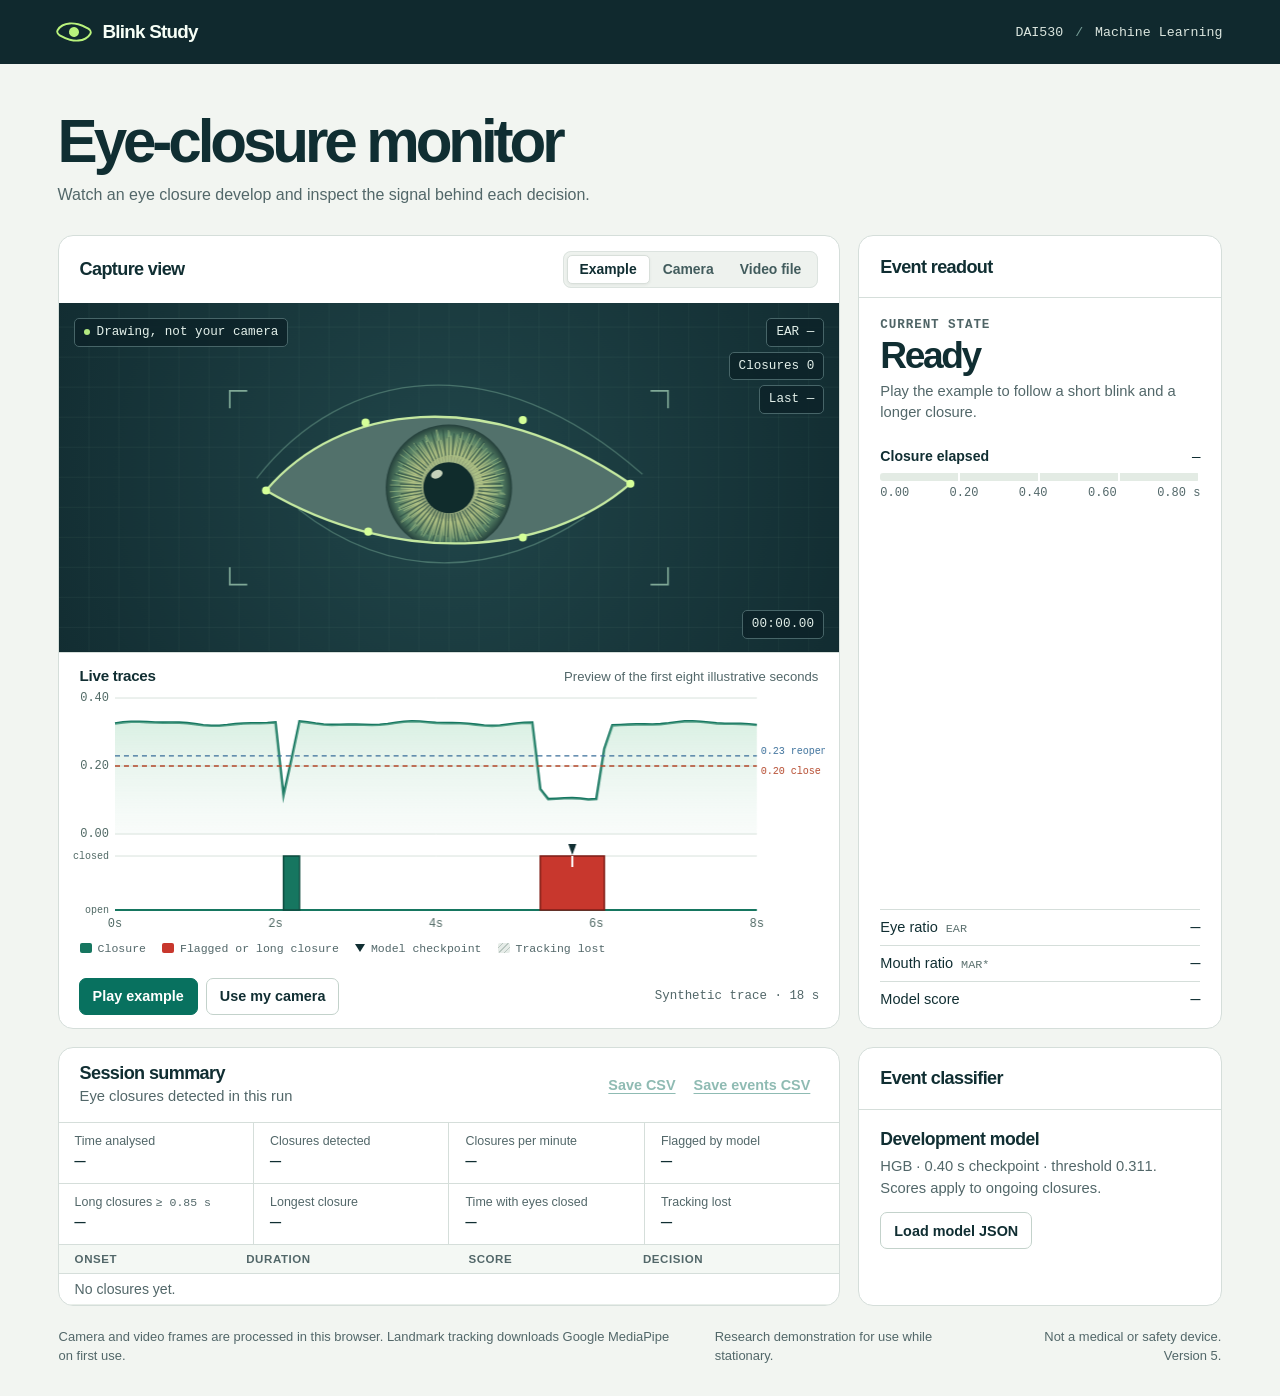
<file: index.html>
<!doctype html>
<html lang="en">
<head>
  <meta charset="utf-8">
  <meta name="viewport" content="width=device-width,initial-scale=1">
  <meta name="theme-color" content="#102a30">
  <meta name="description" content="Explore developing eye-closure events using a local camera, video file, or illustrative signal.">
  <title>Blink Study · Eye-closure monitor</title>
  <link rel="stylesheet" href="./study.css?v=5">
</head>
<body>
  <header class="mast"><div class="wrap mast-inner">
    <div class="identity"><span class="logo" aria-hidden="true"><i></i></span><span>Blink Study</span></div>
    <span class="course">DAI530 <span>/</span> Machine Learning</span>
  </div></header>
  <main class="wrap">
    <div class="intro"><h1>Eye-closure monitor</h1><p>Watch an eye closure develop and inspect the signal behind each decision.</p></div>
    <div class="workspace">
      <section class="visual-panel" aria-labelledby="view-title">
        <div class="panel-top"><h2 id="view-title">Capture view</h2>
          <fieldset class="source-switch"><legend class="sr-only">Input source</legend>
            <label><input type="radio" name="source" value="example" checked><span>Example</span></label>
            <label><input type="radio" name="source" value="camera"><span>Camera</span></label>
            <label><input type="radio" name="source" value="file"><span>Video file</span></label>
          </fieldset>
        </div>
        <div class="stage" id="stage">
          <canvas id="illustration" aria-label="Schematic eye showing an illustrative closure"></canvas>
          <div id="footage" hidden><video id="video" playsinline muted></video><canvas id="overlay" aria-hidden="true"></canvas></div>
          <div id="empty-state" hidden><span class="frame-icon" aria-hidden="true"></span><strong id="empty-title"></strong><span id="empty-help"></span></div>
          <div class="stage-label"><i></i><span id="source-label">Drawing, not your camera</span></div>
          <span class="timecode" id="timecode">00:00.00</span>
          <div class="hud" id="hud" aria-hidden="true" hidden>
            <div class="hud-chips"><span class="chip" id="hud-ear">EAR —</span><span class="chip" id="hud-count">Closures 0</span><span class="chip" id="hud-last">Last —</span></div>
            <div class="hud-banner" id="hud-banner" data-kind="open" hidden></div>
          </div>
          <div class="progress" id="progress" role="progressbar" aria-label="Video playback" aria-valuemin="0" aria-valuemax="100" aria-valuenow="0" hidden><i id="progress-fill"></i></div>
        </div>
        <div class="plots">
          <div class="plots-head"><h3>Live traces</h3><p class="sub" id="trace-sub">Eye aspect ratio and closure state over the last eight seconds</p></div>
          <div class="chart chart-ear"><canvas id="trace" role="img" aria-label="Rolling plot of eye aspect ratio versus time, with dashed close and reopen thresholds"></canvas></div>
          <div class="chart chart-state"><canvas id="states" role="img" aria-label="Rolling strip showing when the eyes were closed; flagged and long closures are red"></canvas></div>
          <ul class="legend" aria-hidden="true"><li><i class="sw closed"></i>Closure</li><li><i class="sw flagged"></i>Flagged or long closure</li><li><i class="sw tick"></i>Model checkpoint</li><li><i class="sw gap"></i>Tracking lost</li></ul>
        </div>
        <div class="transport"><div class="actions">
          <button type="button" class="primary" id="start">Play example</button>
          <button type="button" class="secondary" id="use-camera">Use my camera</button>
          <button type="button" class="secondary" id="stop" hidden>Stop</button>
          <input type="file" id="video-file" accept="video/*" hidden>
        </div><span id="transport-info" class="transport-info">Synthetic trace · 18 s</span></div>
        <p id="notice" class="notice" aria-live="polite" hidden></p>
      </section>
      <aside class="readout" aria-labelledby="event-title">
        <div class="panel-top"><h2 id="event-title">Event readout</h2></div>
        <div class="readout-body"><div class="kicker">Current state</div>
          <div id="phase" class="phase">Ready</div>
          <p class="phase-detail" id="phase-detail">Play the example to follow a short blink and a longer closure.</p>
          <div class="elapsed"><span>Closure elapsed</span><strong id="elapsed">—</strong></div>
          <div class="checkpoint" aria-label="Progress through observation checkpoints"><div id="checkpoint-fill"></div></div>
          <div class="tick-labels" aria-hidden="true"><span>0.00</span><span>0.20</span><span>0.40</span><span>0.60</span><span>0.80 s</span></div>
          <dl class="measurements"><div><dt>Eye ratio <abbr title="Eye aspect ratio">EAR</abbr></dt><dd id="ear">—</dd></div>
            <div><dt>Mouth ratio <abbr title="Study-specific mouth geometry ratio">MAR*</abbr></dt><dd id="mar">—</dd></div>
            <div><dt>Model score</dt><dd id="score">—</dd></div>
          </dl>
          <div id="pulse-readout" hidden><div class="pulse-value"><span>Camera pulse estimate</span><strong id="pulse-bpm">—</strong></div>
            <p id="pulse-status">Collecting a 30-second color window.</p></div>
        </div>
      </aside>
      <section class="summary-panel" aria-labelledby="summary-title"><div class="panel-top">
        <div><h2 id="summary-title">Session summary</h2><p class="sub">Eye closures detected in this run</p></div>
        <div class="exports"><button type="button" id="download" class="plain" disabled>Save CSV</button><button type="button" id="download-events" class="plain" disabled>Save events CSV</button></div>
      </div>
        <dl class="stats">
          <div><dt>Time analysed</dt><dd id="sum-time">—</dd></div>
          <div><dt>Closures detected</dt><dd id="sum-count">—</dd></div>
          <div><dt>Closures per minute</dt><dd id="sum-rate">—</dd></div>
          <div><dt>Flagged by model</dt><dd id="sum-flagged">—</dd></div>
          <div><dt>Long closures <span class="unit">≥ 0.85 s</span></dt><dd id="sum-long">—</dd></div>
          <div><dt>Longest closure</dt><dd id="sum-longest">—</dd></div>
          <div><dt>Time with eyes closed</dt><dd id="sum-closed">—</dd></div>
          <div><dt>Tracking lost</dt><dd id="sum-lost">—</dd></div>
        </dl>
        <div class="log-wrap" tabindex="0" role="region" aria-label="Closure event log, scrollable">
          <table class="log"><caption class="sr-only">Completed closures, newest first</caption>
            <thead><tr><th scope="col">Onset</th><th scope="col">Duration</th><th scope="col">Score</th><th scope="col">Decision</th></tr></thead>
            <tbody id="log-body"></tbody></table>
        </div>
        <p id="sr-status" class="sr-only" aria-live="polite"></p>
      </section>
      <section class="model-panel" aria-labelledby="model-title"><div class="panel-top"><h2 id="model-title">Event classifier</h2></div>
        <div class="model-body"><strong id="model-name">Timing preview</strong>
          <p id="model-description">Load a model exported by the study notebook to see its decision and score.</p>
          <button type="button" class="secondary" id="load-model">Load model JSON</button><button type="button" class="plain" id="unload-model" hidden>Remove</button>
          <input id="model-file" type="file" accept=".json,application/json" hidden>
          <p id="model-status" aria-live="polite" hidden></p>
          <p id="last-decision" hidden></p>
        </div>
      </section>
    </div>
    <footer><p>Camera and video frames are processed in this browser. Landmark tracking downloads Google MediaPipe on first use.</p><p>Research demonstration for use while stationary.</p><p>Not a medical or safety device. <span id="build" class="build"></span></p></footer>
  </main>
  <script type="module" src="./app.mjs?v=5"></script>
</body>
</html>
</file>
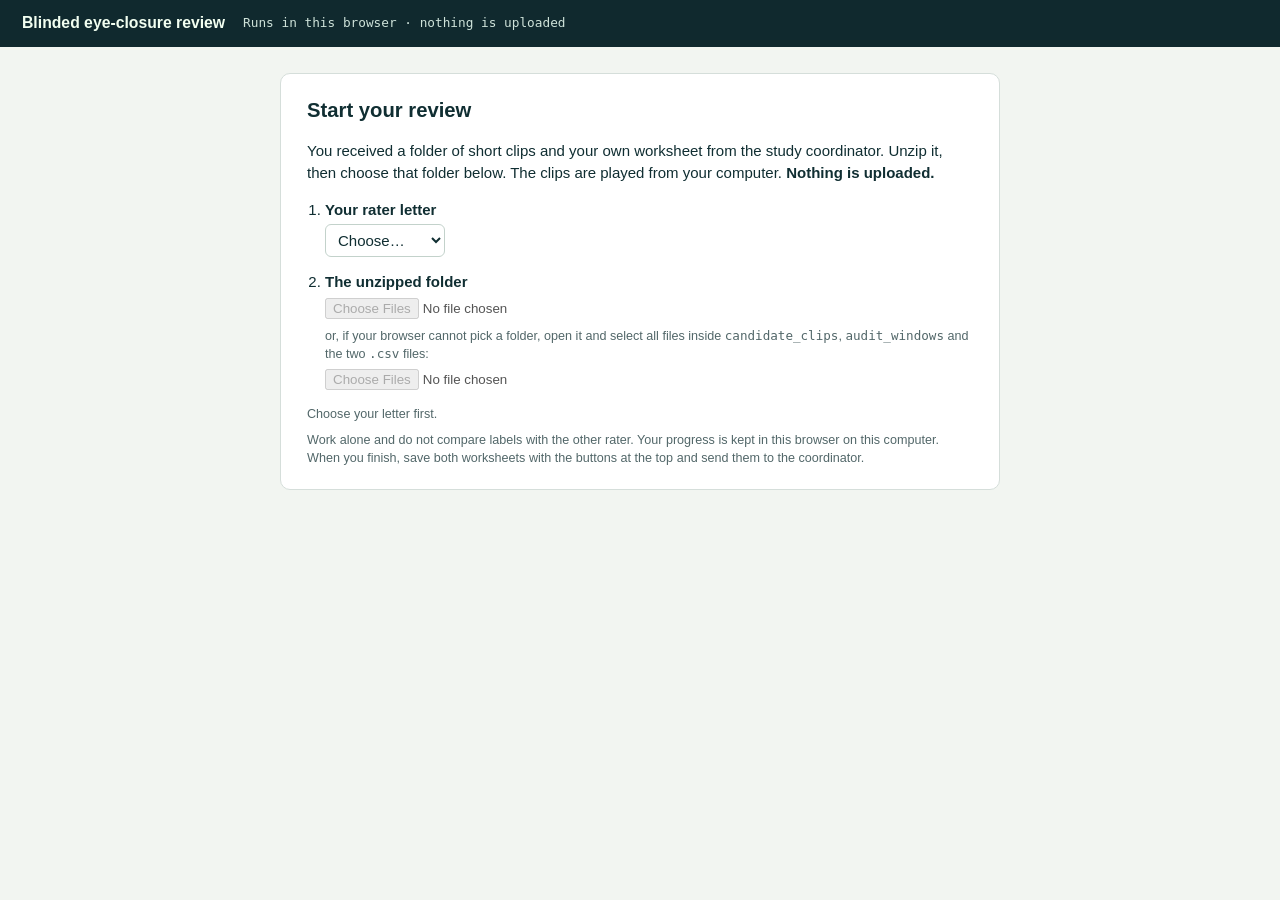
<file: rate.html>
<!doctype html>
<html lang="en">
<head>
<meta charset="utf-8">
<meta name="viewport" content="width=device-width,initial-scale=1">
<title>Blink Study · clip rating</title>
<style>
  :root {--ink:#102e32;--muted:#526769;--line:#d5deda;--surface:#fff;--teal:#08715f;--stage:#10292e;--warn:#8c3c16;
    font:15px/1.45 "Segoe UI",Arial,sans-serif;color:var(--ink);background:#f2f5f1}
  * {box-sizing:border-box} [hidden] {display:none!important}
  body {margin:0}
  header {background:var(--stage);color:#f2fff1;padding:12px 22px;display:flex;gap:18px;align-items:center;flex-wrap:wrap}
  header strong {font-size:1.05rem} header .who {font-family:Consolas,monospace;font-size:.85rem;color:#cfe3da}
  header .save {margin-left:auto;font-family:Consolas,monospace;font-size:.82rem;color:#b9f37c}
  header .save.bad {color:#ffb39c}
  header .save.todo {color:#ffd98a}
  header .exports {display:flex;gap:6px;flex-wrap:wrap}
  header .exports button {background:#b9f37c;border-color:#b9f37c;color:#10292e;font-weight:600}
  header .exports button.sent {background:transparent;border-color:#5d7f78;color:#cfe3da;font-weight:400}
  .setup {max-width:720px;margin:26px auto;background:var(--surface);border:1px solid var(--line);border-radius:10px;padding:22px 26px}
  .setup h1 {font-size:1.35rem;margin:0 0 8px} .setup ol {padding-left:1.2em;display:grid;gap:14px}
  .setup li label {display:block;font-weight:600;margin-bottom:4px} .setup select {width:auto;min-width:8em}
  .setup .or {display:block;font-size:.84rem;color:var(--muted);margin:8px 0 4px} .setup code {font-family:Consolas,monospace}
  nav {display:flex;gap:6px;padding:12px 22px 0}
  nav button {border:1px solid var(--line);background:#e9eeea;padding:7px 14px;border-radius:7px 7px 0 0;font:inherit;font-weight:600;cursor:pointer;color:var(--muted)}
  nav button[aria-selected=true] {background:var(--surface);color:var(--ink);border-bottom-color:var(--surface)}
  main {display:grid;grid-template-columns:minmax(0,1.25fr) minmax(300px,1fr);gap:16px;padding:0 22px 26px;align-items:start}
  section,aside {background:var(--surface);border:1px solid var(--line);border-radius:0 10px 10px 10px;padding:16px}
  aside {border-radius:10px}
  .bar {display:flex;align-items:center;gap:10px;flex-wrap:wrap;margin-bottom:10px}
  .bar .id {font-family:Consolas,monospace;font-size:.85rem;color:var(--muted)}
  .bar .count {margin-left:auto;font-weight:600}
  .stage {background:#000;border-radius:8px;display:grid;place-items:center;min-height:300px}
  video {width:100%;max-height:56vh;display:block;object-fit:contain}
  .time {font-family:Consolas,monospace;font-size:1.05rem;margin:10px 0 6px;display:flex;gap:16px;flex-wrap:wrap}
  input[type=range] {width:100%}
  .controls {display:flex;gap:6px;flex-wrap:wrap;margin-top:8px}
  button {font:inherit;cursor:pointer;border:1px solid #c3d2cb;background:#fff;border-radius:7px;padding:6px 11px;color:var(--ink)}
  button:hover:not(:disabled) {background:#eef4ee} button:disabled {opacity:.45;cursor:default}
  button:focus-visible,input:focus-visible,textarea:focus-visible {outline:3px solid #149884;outline-offset:2px}
  button.primary {background:var(--teal);border-color:var(--teal);color:#fff;font-weight:600}
  button.primary:hover:not(:disabled) {background:#055c4e}
  button[aria-pressed=true] {background:#dff0e6;border-color:var(--teal);font-weight:600}
  kbd {font:.74rem Consolas,monospace;border:1px solid #c3d2cb;border-bottom-width:2px;border-radius:4px;padding:0 4px;margin-left:5px;background:#f6f8f6;color:var(--muted)}
  h2 {font-size:1rem;margin:0 0 8px} h3 {font-size:.86rem;margin:14px 0 6px;color:var(--muted);text-transform:uppercase;letter-spacing:.05em}
  .labels {display:grid;gap:5px}
  .labels button {text-align:left;display:grid;grid-template-columns:1.6em 1fr;gap:2px 6px;padding:7px 9px}
  .labels button b {grid-column:2} .labels button span {grid-column:2;font-size:.82rem;color:var(--muted)}
  .labels button i {font:normal .8rem Consolas,monospace;color:var(--muted);grid-row:1/3;align-self:center}
  .times {display:grid;grid-template-columns:1fr 1fr;gap:8px}
  .times label {font-size:.82rem;color:var(--muted);display:grid;gap:3px}
  input[type=text],textarea,select {font:inherit;border:1px solid #c3d2cb;border-radius:6px;padding:6px 8px;width:100%;color:var(--ink);background:#fff}
  input.t {font-family:Consolas,monospace}
  .note {font-size:.84rem;color:var(--muted);margin:8px 0 0}
  .warn {color:var(--warn)}
  .ratings {background:#f4f1ea;border:1px solid #e2d9c6;border-radius:7px;padding:8px 10px;margin-bottom:10px;font-size:.9rem}
  .ratings div {font-family:Consolas,monospace;font-size:.84rem}
  table {width:100%;border-collapse:collapse;font-size:.88rem} th {text-align:left;font-size:.76rem;color:var(--muted);text-transform:uppercase;letter-spacing:.04em}
  td,th {padding:4px 4px 4px 0;vertical-align:top} td input.t {width:5.2em} td select {min-width:9em}
  .strip {display:flex;flex-wrap:wrap;gap:3px;margin-top:12px}
  .strip button {width:26px;height:22px;padding:0;font:.7rem Consolas,monospace;border-radius:4px}
  .strip button.done {background:#cfe9db;border-color:#9fcdb5} .strip button.here {outline:2px solid var(--ink)}
  details {margin-top:12px;font-size:.86rem;color:var(--muted)} summary {cursor:pointer}
  @media(max-width:900px){main{grid-template-columns:1fr}}
</style>
</head>
<body>
<header>
  <strong>Blinded eye-closure review</strong>
  <span class="who" id="who">Loading…</span>
  <span class="save" id="save" aria-live="polite"></span>
  <span class="exports" id="exports" hidden>
    <button type="button" id="export-candidates">Save candidate worksheet</button>
    <button type="button" id="export-audit">Save audit worksheet</button>
  </span>
</header>
<div id="setup" class="setup" hidden>
  <h1>Start your review</h1>
  <p>You received a folder of short clips and your own worksheet from the study coordinator. Unzip it, then choose that folder below. The clips are played from your computer. <strong>Nothing is uploaded.</strong></p>
  <ol>
    <li><label for="rater">Your rater letter</label>
      <select id="rater"><option value="">Choose…</option><option value="A">A</option><option value="B">B</option></select></li>
    <li><label for="folder">The unzipped folder</label>
      <input type="file" id="folder" webkitdirectory multiple disabled>
      <span class="or">or, if your browser cannot pick a folder, open it and select all files inside
        <code>candidate_clips</code>, <code>audit_windows</code> and the two <code>.csv</code> files:</span>
      <input type="file" id="files" multiple accept=".mp4,.csv,video/mp4,text/csv" disabled></li>
  </ol>
  <p id="setup-note" class="note" aria-live="polite">Choose your letter first.</p>
  <p class="note">Work alone and do not compare labels with the other rater. Your progress is kept in this browser on this computer. When you finish, save both worksheets with the buttons at the top and send them to the coordinator.</p>
</div>
<nav role="tablist" aria-label="Review parts" id="tabs" hidden>
  <button type="button" role="tab" id="tab-candidate" aria-selected="true">Candidate clips</button>
  <button type="button" role="tab" id="tab-audit" aria-selected="false">Audit windows</button>
</nav>
<main id="workspace" hidden>
  <section aria-label="Clip player">
    <div class="bar">
      <button type="button" id="prev">◀ Previous<kbd>P</kbd></button>
      <button type="button" id="next">Next ▶<kbd>N</kbd></button>
      <button type="button" id="next-open">Next unlabelled<kbd>U</kbd></button>
      <span class="id" id="clip-id"></span>
      <span class="count" id="count"></span>
    </div>
    <div class="stage"><video id="video" muted playsinline loop preload="auto"></video></div>
    <div class="time"><span id="clock">0.0 s</span><span id="frame">frame 1</span><span id="length"></span></div>
    <input type="range" id="seek" min="0" max="0" step="1" value="0" aria-label="Frame">
    <div class="controls">
      <button type="button" id="play" class="primary">Play<kbd>Space</kbd></button>
      <button type="button" id="back">◀ Frame<kbd>←</kbd></button>
      <button type="button" id="forward">Frame ▶<kbd>→</kbd></button>
      <button type="button" id="restart">Start<kbd>Home</kbd></button>
      <button type="button" data-speed="1" aria-pressed="true">1×</button>
      <button type="button" data-speed="0.5" aria-pressed="false">0.5×</button>
      <button type="button" data-speed="0.25" aria-pressed="false">0.25×</button>
    </div>
    <p class="note">Watch at normal speed first, then slow down or step frame by frame. Times are seconds from this clip's own start.</p>
    <div class="strip" id="strip" aria-label="All clips"></div>
  </section>

  <aside id="panel-candidate" aria-label="Label for this clip">
    <div class="ratings" id="ratings" hidden></div>
    <h2 id="panel-title">Choose one label</h2>
    <div class="labels" id="labels"></div>
    <h3>Visible event</h3>
    <div class="times">
      <label>Onset (s)<input class="t" type="text" id="start" inputmode="decimal" autocomplete="off"></label>
      <label>Reopening (s)<input class="t" type="text" id="end" inputmode="decimal" autocomplete="off"></label>
    </div>
    <div class="controls">
      <button type="button" id="mark-start">Onset = current frame<kbd>I</kbd></button>
      <button type="button" id="mark-end">Reopening = current frame<kbd>O</kbd></button>
    </div>
    <p class="note" id="time-hint">For a visible, identifiable event, record onset and reopening to the nearest frame. Leave blank otherwise.</p>
    <h3>Notes</h3>
    <textarea id="notes" rows="2" placeholder="e.g. ambiguous reopening"></textarea>
    <details open><summary>Which event is the target?</summary>
      <p>Each clip was cut around one target closure. (1) If the eyes are already closed or closing in the first frame, that closure is the target. (2) Otherwise it is the closure that begins about one to two seconds into the clip; blinks in the extra footage before and after it are not the target. (3) If several closures could be the target, or you see no real closure, choose <em>Cannot label</em> and say why in the notes. (4) Set onset and reopening on the event you labelled.</p>
      <p>Judge visible movement only. Do not use clip length or a duration cut-off to choose a class. The labels say nothing about the person's alertness.</p>
    </details>
  </aside>

  <aside id="panel-audit" aria-label="Events in this window" hidden>
    <h2>Every visible closure in this 8-second window</h2>
    <table><thead><tr><th>#</th><th>Label</th><th>Onset</th><th>Reopening</th><th>Notes</th><th></th></tr></thead>
      <tbody id="events"></tbody></table>
    <div class="controls">
      <button type="button" id="add-event" class="primary">Add a closure at current frame<kbd>A</kbd></button>
      <button type="button" id="no-events">No visible closures in this window</button>
      <button type="button" id="unreviewable">Cannot review (obscured)</button>
    </div>
    <p class="note" id="audit-hint"></p>
    <details open><summary>Rules</summary>
      <p>Inspect the whole interval, including stretches with no eye motion. One row per closure. For a closure cut off by the start or end of the window, write “left-censored” or “right-censored” in its notes. Use the row buttons to set a time from the current frame.</p>
    </details>
  </aside>
</main>

<script>
"use strict";
const $ = id => document.getElementById(id);
const FPS = 10, STEP = 1 / FPS;
const video = $("video");
let state = null, part = "candidate", index = {candidate: 0, audit: 0}, saving = 0, noteTimer = null;

const items = () => part === "candidate" ? state.candidates : state.windows;
const current = () => items()[index[part]];
const idOf = item => item.review_event_id || item.window_id;
const isDone = item => part === "candidate" ? Boolean(item.manual_label) : item.reviewed;
const frameNow = () => Math.min(lastFrame(), Math.max(0, Math.floor(video.currentTime * FPS + 1e-3)));
const lastFrame = () => Math.max(0, Math.round((video.duration || 0) * FPS) - 1);
const stamp = frame => (frame * STEP).toFixed(1);

function status(text, bad = false) {$("save").textContent = text; $("save").className = "save" + (bad ? " bad" : "");}

// Two ways to keep the labels. With the local Python tool (review/rate.py) every change is posted to
// it and written to the worksheet at once. Without it (the page opened from a website or a file) the
// clips are read from a folder the rater chooses, progress is kept in this browser, and the rater
// saves the finished worksheets as files. `local` is null in the first case.
let local = null;
const LABELS = [
  ["normal_blink", "Normal blink", "Ordinary, brisk lid closure and reopening."],
  ["suspicious_closure", "Suspicious closure", "Visibly slow closing or reopening, or the eyes stay closed for an extended time."],
  ["uncertain", "Cannot label", "No real closure, an image or tracking artefact, several possible targets, face hidden, or the event is cut off. Say why in the notes."]
];
const CANDIDATE_FIELDS = ["review_event_id", "manual_label", "visible_start_s", "visible_end_s", "notes"];
const AUDIT_FIELDS = ["window_id", "event_index", "manual_label", "visible_start_s", "visible_end_s", "notes"];

function parseCsv(text) {
  const rows = []; let row = [], cell = "", quoted = false;
  const source = text.replace(/^﻿/, "");
  for (let i = 0; i < source.length; i++) {
    const ch = source[i];
    if (quoted) {
      if (ch === '"' && source[i + 1] === '"') {cell += '"'; i++;}
      else if (ch === '"') quoted = false;
      else cell += ch;
    } else if (ch === '"') quoted = true;
    else if (ch === ",") {row.push(cell); cell = "";}
    else if (ch === "\n" || ch === "\r") {
      if (ch === "\r" && source[i + 1] === "\n") i++;
      row.push(cell); cell = "";
      if (row.length > 1 || row[0] !== "") rows.push(row);
      row = [];
    } else cell += ch;
  }
  if (cell !== "" || row.length) {row.push(cell); rows.push(row);}
  const header = rows.shift() || [];
  return rows.map(values => Object.fromEntries(header.map((name, i) => [name.trim(), values[i] ?? ""])));
}
function toCsv(fields, rows) {
  const cell = value => {const text = String(value ?? ""); return /[",\r\n]/.test(text) ? '"' + text.replace(/"/g, '""') + '"' : text;};
  return [fields.join(","), ...rows.map(row => fields.map(name => cell(row[name])).join(","))].join("\r\n") + "\r\n";
}
function auditRows() {
  return state.windows.flatMap(item => item.events.length ? item.events.map((event, i) => ({
    window_id: item.window_id, event_index: event.manual_label === "no_clear_eye_event" ? 0 : i + 1,
    manual_label: event.manual_label, visible_start_s: event.visible_start_s, visible_end_s: event.visible_end_s,
    notes: event.notes})) : [{window_id: item.window_id}]);
}
function keepLocal() {
  try {
    localStorage.setItem(local.key, JSON.stringify({candidates: state.candidates, windows: state.windows}));
  } catch (error) {
    status("This browser will not keep your progress. Save your worksheets often.", true); return false;
  }
  local.unsent.candidates = local.unsent.audit = true;
  for (const id of ["export-candidates", "export-audit"]) $(id).classList.remove("sent");
  $("save").textContent = "Kept in this browser · save and send when finished"; $("save").className = "save todo";
  return true;
}
function exportWorksheet(kind) {
  const name = (kind === "audit" ? "audit_rater_" : "rater_") + state.rater + ".csv";
  const text = kind === "audit" ? toCsv(AUDIT_FIELDS, auditRows()) : toCsv(CANDIDATE_FIELDS, state.candidates);
  const url = URL.createObjectURL(new Blob([text], {type: "text/csv;charset=utf-8"}));
  const link = document.createElement("a"); link.href = url; link.download = name; document.body.append(link); link.click(); link.remove();
  setTimeout(() => URL.revokeObjectURL(url), 2000);
  local.unsent[kind === "audit" ? "audit" : "candidates"] = false;
  $(kind === "audit" ? "export-audit" : "export-candidates").classList.add("sent");
  const open = state.candidates.filter(item => !item.manual_label).length + state.windows.filter(item => !item.reviewed).length;
  status(open ? "Saved " + name + " · " + open + " clips still unlabelled" : "Saved " + name + " · send it to the coordinator", Boolean(open));
}
// Build the review from the files the rater chose: clips by file name, order and earlier answers
// from the worksheet in the folder, later answers from this browser's own storage.
async function openFolder(fileList, rater) {
  const clips = new Map(), sheets = new Map();
  for (const file of fileList) {
    const clip = /^([CW]-[0-9a-f]{16})\.mp4$/i.exec(file.name);
    if (clip) clips.set(clip[1], file);
    else if (/\.csv$/i.test(file.name)) sheets.set(file.name.toLowerCase(), file);
  }
  if (!clips.size) throw new Error("No review clips were found in what you chose. Pick the unzipped folder that contains candidate_clips and audit_windows.");
  const sheet = async name => sheets.has(name) ? parseCsv(await sheets.get(name).text()) : null;
  const candidateRows = await sheet("rater_" + rater.toLowerCase() + ".csv");
  const auditSheet = await sheet("audit_rater_" + rater.toLowerCase() + ".csv");
  const sorted = prefix => [...clips.keys()].filter(id => id.startsWith(prefix)).sort();
  const candidates = (candidateRows || sorted("C-").map(id => ({review_event_id: id}))).map(row =>
    Object.fromEntries(CANDIDATE_FIELDS.map(name => [name, (row[name] || "").trim()])));
  const windows = [];
  for (const row of auditSheet || sorted("W-").map(id => ({window_id: id}))) {
    let item = windows.find(entry => entry.window_id === row.window_id);
    if (!item) windows.push(item = {window_id: row.window_id, events: [], reviewed: false});
    if ((row.event_index || "").trim() !== "") {
      item.events.push(Object.fromEntries(AUDIT_FIELDS.slice(2).map(name => [name, (row[name] || "").trim()])));
      item.reviewed = true;
    }
  }
  const ids = [...candidates.map(item => item.review_event_id), ...windows.map(item => item.window_id)];
  const missing = ids.filter(id => !clips.has(id));
  let hash = 0; for (const ch of ids.join("|")) hash = (hash * 31 + ch.charCodeAt(0)) | 0;
  local = {clips, urls: new Map(), key: "blink-rating:" + rater + ":" + ids.length + ":" + hash, unsent: {candidates: false, audit: false}};
  let resumed = false;
  try {
    const kept = JSON.parse(localStorage.getItem(local.key) || "null");
    if (kept) {
      const earlier = new Map(kept.candidates.map(item => [item.review_event_id, item]));
      for (const item of candidates) Object.assign(item, earlier.get(item.review_event_id) || {});
      const earlierWindows = new Map(kept.windows.map(item => [item.window_id, item]));
      for (const item of windows) Object.assign(item, earlierWindows.get(item.window_id) || {});
      resumed = true;
    }
  } catch (error) {}
  state = {mode: "rate", rater, labels: LABELS, candidates, windows, browserOnly: true};
  return {missing, resumed, hadSheet: Boolean(candidateRows)};
}
function clipSource(part, id) {
  if (!local) return "/clip/" + part + "/" + id + ".mp4";
  if (!local.clips.has(id)) return null;
  if (!local.urls.has(id)) local.urls.set(id, URL.createObjectURL(local.clips.get(id)));
  return local.urls.get(id);
}

async function post(path, body) {
  if (local) return keepLocal();
  saving++; status("Saving…");
  try {
    const reply = await fetch(path, {method: "POST", headers: {"Content-Type": "application/json"}, body: JSON.stringify(body)});
    if (!reply.ok) throw new Error((await reply.json()).error || reply.statusText);
    if (--saving === 0) status("Saved " + new Date().toLocaleTimeString());
    return true;
  } catch (error) {
    saving = Math.max(0, saving - 1);
    status("NOT SAVED: " + error.message + " — is the rating tool still running?", true);
    return false;
  }
}

// ----------------------------------------------------------------- player
function seekFrame(frame) {
  const target = Math.min(Math.max(0, frame), lastFrame());
  video.pause();
  video.currentTime = target * STEP + 0.02;   // just inside the frame, never on its boundary
}
function showTime() {
  const frame = frameNow();
  $("clock").textContent = stamp(frame) + " s";
  $("frame").textContent = "frame " + (frame + 1);
  $("seek").value = String(frame);
  $("play").firstChild.textContent = video.paused ? "Play" : "Pause";
}
function watch() {showTime(); requestAnimationFrame(watch);}
video.addEventListener("loadedmetadata", () => {
  $("seek").max = String(lastFrame());
  $("length").textContent = "of " + (lastFrame() + 1) + " frames (" + video.duration.toFixed(1) + " s)";
});
for (const name of ["seeked", "timeupdate", "play", "pause"]) video.addEventListener(name, showTime);
video.addEventListener("error", () => status("This clip could not be played.", true));
$("seek").addEventListener("input", event => seekFrame(Number(event.target.value)));
$("play").addEventListener("click", () => video.paused ? video.play() : video.pause());
$("back").addEventListener("click", () => seekFrame(frameNow() - 1));
$("forward").addEventListener("click", () => seekFrame(frameNow() + 1));
$("restart").addEventListener("click", () => seekFrame(0));
document.querySelectorAll("[data-speed]").forEach(button => button.addEventListener("click", () => {
  video.playbackRate = Number(button.dataset.speed);
  document.querySelectorAll("[data-speed]").forEach(other => other.setAttribute("aria-pressed", String(other === button)));
}));

// ----------------------------------------------------------------- navigation
function show() {
  const item = current(), all = items();
  $("panel-candidate").hidden = part !== "candidate";
  $("panel-audit").hidden = part !== "audit";
  $("tab-candidate").setAttribute("aria-selected", String(part === "candidate"));
  $("tab-audit").setAttribute("aria-selected", String(part === "audit"));
  $("count").textContent = all.length ? all.filter(isDone).length + " of " + all.length + " done" : "";
  $("strip").replaceChildren(...all.map((entry, i) => {
    const button = document.createElement("button");
    button.type = "button"; button.textContent = String(i + 1);
    button.className = (isDone(entry) ? "done" : "") + (i === index[part] ? " here" : "");
    button.title = "Clip " + (i + 1) + (isDone(entry) ? " (done)" : "");
    button.addEventListener("click", () => {index[part] = i; show();});
    return button;
  }));
  for (const id of ["prev", "next", "next-open"]) $(id).disabled = !all.length;
  if (!item) {
    $("clip-id").textContent = part === "candidate" && state.mode === "adjudicate" ?
      "No disagreements to resolve." : "Nothing to review here.";
    video.removeAttribute("src"); video.load();
    return;
  }
  $("clip-id").textContent = "Clip " + (index[part] + 1) + " · " + idOf(item);
  const source = clipSource(part, idOf(item));
  if (!source) {
    video.dataset.source = ""; video.removeAttribute("src"); video.load();
    status("The file " + idOf(item) + ".mp4 is not in the folder you chose.", true);
  } else if (video.dataset.source !== source) {
    video.dataset.source = source; video.src = source; video.load();
    video.play().catch(() => {});      // muted, so autoplay is allowed; ignore if the browser refuses
  }
  part === "candidate" ? showCandidate(item) : showWindow(item);
}
function go(delta) {
  const all = items(); if (!all.length) return;
  index[part] = (index[part] + delta + all.length) % all.length; show();
}
function goOpen() {
  const all = items();
  for (let k = 1; k <= all.length; k++) {
    const i = (index[part] + k) % all.length;
    if (!isDone(all[i])) {index[part] = i; show(); return;}
  }
  status("Everything in this part is done.");
}
$("prev").addEventListener("click", () => go(-1));
$("next").addEventListener("click", () => go(1));
$("next-open").addEventListener("click", goOpen);
$("tab-candidate").addEventListener("click", () => {part = "candidate"; show();});
$("tab-audit").addEventListener("click", () => {part = "audit"; show();});

// ----------------------------------------------------------------- candidate clips
function showCandidate(item) {
  document.querySelectorAll("#labels button").forEach(button =>
    button.setAttribute("aria-pressed", String(button.dataset.label === item.manual_label)));
  $("start").value = item.visible_start_s || ""; $("end").value = item.visible_end_s || "";
  $("notes").value = item.notes || "";
  const ratings = $("ratings");
  ratings.hidden = !item.ratings;
  if (item.ratings) {
    ratings.replaceChildren(...item.ratings.map((r, i) => {
      const line = document.createElement("div");
      line.textContent = "Rater " + "AB"[i] + ": " + r.manual_label +
        (r.visible_start_s ? "  " + r.visible_start_s + "–" + (r.visible_end_s || "?") + " s" : "") +
        (r.notes ? "  · " + r.notes : "");
      return line;
    }));
  }
  timeHint(item);
}
function timeHint(item) {
  const eye = ["normal_blink", "suspicious_closure"].includes(item.manual_label);
  const missing = eye && !(item.visible_start_s && item.visible_end_s);
  const reversed = item.visible_start_s && item.visible_end_s && Number(item.visible_end_s) < Number(item.visible_start_s);
  $("time-hint").className = "note" + (missing || reversed ? " warn" : "");
  $("time-hint").textContent = reversed ? "Reopening is earlier than onset. Check the two times." :
    missing ? "This label describes a visible event: please mark its onset and reopening." :
    "For a visible, identifiable event, record onset and reopening to the nearest frame. Leave blank otherwise.";
}
function numberOrBlank(text) {
  const value = text.trim().replace(",", ".");
  return value === "" || !Number.isFinite(Number(value)) || Number(value) < 0 ? "" : Number(value).toFixed(1);
}
async function saveCandidate() {
  const item = current(); if (!item || part !== "candidate") return;
  item.visible_start_s = numberOrBlank($("start").value); item.visible_end_s = numberOrBlank($("end").value);
  item.notes = $("notes").value.trim();
  $("start").value = item.visible_start_s; $("end").value = item.visible_end_s;
  timeHint(item);
  await post("/api/candidate", {review_event_id: item.review_event_id, manual_label: item.manual_label || "",
    visible_start_s: item.visible_start_s, visible_end_s: item.visible_end_s, notes: item.notes});
  $("count").textContent = items().filter(isDone).length + " of " + items().length + " done";
  document.querySelectorAll("#strip button")[index[part]]?.classList.toggle("done", isDone(item));
}
function chooseLabel(label) {
  const item = current(); if (!item || part !== "candidate") return;
  item.manual_label = label; showCandidate(item); saveCandidate();
}
function markTime(field) {
  if (part !== "candidate" || !current()) return;
  $(field).value = stamp(frameNow()); saveCandidate();
}
$("mark-start").addEventListener("click", () => markTime("start"));
$("mark-end").addEventListener("click", () => markTime("end"));
for (const id of ["start", "end"]) $(id).addEventListener("change", saveCandidate);
$("notes").addEventListener("input", () => {clearTimeout(noteTimer); noteTimer = setTimeout(saveCandidate, 600);});
$("notes").addEventListener("change", () => {clearTimeout(noteTimer); saveCandidate();});

// ----------------------------------------------------------------- audit windows
const AUDIT_NAMES = {normal_blink: "Normal blink", suspicious_closure: "Suspicious closure",
  uncertain: "Uncertain", obscured: "Obscured", no_clear_eye_event: "No visible closures"};
function showWindow(item) {
  const body = $("events");
  body.replaceChildren(...item.events.map((event, i) => {
    const row = document.createElement("tr");
    const empty = event.manual_label === "no_clear_eye_event";
    const cell = child => {const td = document.createElement("td"); td.append(child); row.append(td); return td;};
    cell(document.createTextNode(empty ? "0" : String(i + 1)));
    const select = document.createElement("select");
    select.setAttribute("aria-label", "Label of closure " + (i + 1));
    for (const name of (empty ? ["no_clear_eye_event"] : ["normal_blink", "suspicious_closure", "uncertain", "obscured"])) {
      const option = document.createElement("option"); option.value = name; option.textContent = AUDIT_NAMES[name];
      option.selected = name === event.manual_label; select.append(option);
    }
    select.addEventListener("change", () => {event.manual_label = select.value; saveWindow();});
    cell(select);
    for (const field of ["visible_start_s", "visible_end_s"]) {
      const wrap = document.createElement("div"), input = document.createElement("input"), set = document.createElement("button");
      input.type = "text"; input.className = "t"; input.value = event[field] || ""; input.disabled = empty;
      input.setAttribute("aria-label", (field === "visible_start_s" ? "Onset" : "Reopening") + " of closure " + (i + 1));
      input.addEventListener("change", () => {event[field] = numberOrBlank(input.value); input.value = event[field]; saveWindow();});
      set.type = "button"; set.textContent = "= now"; set.disabled = empty; set.style.marginTop = "3px";
      set.addEventListener("click", () => {event[field] = stamp(frameNow()); input.value = event[field]; saveWindow();});
      wrap.append(input, document.createElement("br"), set); cell(wrap);
    }
    const notes = document.createElement("input");
    notes.type = "text"; notes.value = event.notes || ""; notes.placeholder = "left-censored…";
    notes.setAttribute("aria-label", "Notes for closure " + (i + 1));
    notes.addEventListener("change", () => {event.notes = notes.value.trim(); saveWindow();});
    cell(notes);
    const remove = document.createElement("button");
    remove.type = "button"; remove.textContent = "Remove";
    remove.addEventListener("click", () => {item.events.splice(i, 1); showWindow(item); saveWindow();});
    cell(remove);
    return row;
  }));
  $("audit-hint").textContent = item.events.length ? "" :
    "Not reviewed yet. Add each closure you see, or state that there are none.";
}
async function saveWindow() {
  const item = current(); if (!item || part !== "audit") return;
  // Keep closures in time order so their numbers follow the video.
  item.events.sort((a, b) => (a.visible_start_s === "" ? 1e9 : Number(a.visible_start_s)) - (b.visible_start_s === "" ? 1e9 : Number(b.visible_start_s)));
  item.reviewed = item.events.length > 0;
  await post("/api/window", {window_id: item.window_id, events: item.events});
  showWindow(item);
  $("count").textContent = items().filter(isDone).length + " of " + items().length + " done";
  document.querySelectorAll("#strip button")[index[part]]?.classList.toggle("done", item.reviewed);
}
function addEvent() {
  const item = current(); if (!item || part !== "audit") return;
  item.events = item.events.filter(event => event.manual_label !== "no_clear_eye_event");
  item.events.push({manual_label: "normal_blink", visible_start_s: stamp(frameNow()), visible_end_s: "", notes: ""});
  saveWindow();
}
function wholeWindow(label) {
  const item = current(); if (!item || part !== "audit") return;
  const whole = label === "obscured";
  item.events = [{manual_label: label, visible_start_s: whole ? "0.0" : "", visible_end_s: whole ? stamp(lastFrame()) : "", notes: ""}];
  saveWindow();
}
$("add-event").addEventListener("click", addEvent);
$("no-events").addEventListener("click", () => wholeWindow("no_clear_eye_event"));
$("unreviewable").addEventListener("click", () => wholeWindow("obscured"));

// ----------------------------------------------------------------- keyboard
document.addEventListener("keydown", event => {
  if (event.ctrlKey || event.metaKey || event.altKey) return;
  const typing = ["INPUT", "TEXTAREA", "SELECT"].includes(event.target.tagName) && event.target.type !== "range";
  if (typing) {if (event.key === "Escape") event.target.blur(); return;}
  const key = event.key.length === 1 ? event.key.toLowerCase() : event.key;
  const actions = {" ": () => video.paused ? video.play() : video.pause(), ArrowLeft: () => seekFrame(frameNow() - 1),
    ArrowRight: () => seekFrame(frameNow() + 1), Home: () => seekFrame(0), n: () => go(1), p: () => go(-1), u: goOpen,
    i: () => markTime("start"), o: () => markTime("end"), a: addEvent};
  if (actions[key]) {event.preventDefault(); actions[key](); return;}
  if (part === "candidate" && /^[1-9]$/.test(key) && state.labels[Number(key) - 1]) {
    event.preventDefault(); chooseLabel(state.labels[Number(key) - 1][0]);
  }
});
window.addEventListener("beforeunload", event => {
  if (saving || (local && (local.unsent.candidates || local.unsent.audit))) {event.preventDefault(); event.returnValue = "";}
});
$("export-candidates").addEventListener("click", () => exportWorksheet("candidates"));
$("export-audit").addEventListener("click", () => exportWorksheet("audit"));

// ----------------------------------------------------------------- start
function begin() {
  const adjudicating = state.mode === "adjudicate";
  $("setup").hidden = true; $("tabs").hidden = false; $("workspace").hidden = false;
  $("exports").hidden = !local;
  $("who").textContent = adjudicating ?
    "Adjudication · " + state.candidates.length + " disagreements, " + state.agreed + " clips already agreed" :
    "Rater " + state.rater + " · work alone, do not compare labels" + (local ? " · clips stay on this computer" : "");
  $("panel-title").textContent = adjudicating ? "Choose the final label" : "Choose one label";
  $("tab-audit").hidden = adjudicating;
  $("labels").replaceChildren(...state.labels.map(([name, title, text], i) => {
    const button = document.createElement("button");
    button.type = "button"; button.dataset.label = name; button.setAttribute("aria-pressed", "false");
    const key = document.createElement("i"), head = document.createElement("b"), body = document.createElement("span");
    key.textContent = String(i + 1); head.textContent = title; body.textContent = text;
    button.append(key, head, body);
    button.addEventListener("click", () => chooseLabel(name));
    return button;
  }));
  const firstOpen = state.candidates.findIndex(item => !item.manual_label);
  index.candidate = Math.max(0, firstOpen);
  index.audit = Math.max(0, state.windows.findIndex(item => !item.reviewed));
  show(); watch();
}
async function chosen(input) {
  const rater = $("rater").value, files = [...input.files];
  if (!rater || !files.length) return;
  $("setup-note").className = "note"; $("setup-note").textContent = "Reading " + files.length + " files…";
  try {
    const found = await openFolder(files, rater);
    begin();
    const notes = [];
    if (found.resumed) notes.push("Continuing from where you stopped in this browser.");
    if (!found.hadSheet) notes.push("No worksheet for rater " + rater + " was in the folder, so clips are shown in file-name order.");
    if (found.missing.length) notes.push(found.missing.length + " clips listed in the worksheet are missing from the folder.");
    status(notes.join(" ") || state.candidates.length + " candidate clips and " + state.windows.length + " audit windows loaded.",
      Boolean(found.missing.length));
  } catch (error) {
    local = null; input.value = "";
    $("setup-note").className = "note warn"; $("setup-note").textContent = error.message;
  }
}
(async () => {
  // The local Python tool answers this request; a plain web or file copy of the page does not.
  if (["127.0.0.1", "localhost"].includes(location.hostname)) {
    try {
      const reply = await fetch("/api/state");
      if (reply.ok && (reply.headers.get("Content-Type") || "").includes("json")) {state = await reply.json(); begin(); return;}
    } catch (error) {}
  }
  $("who").textContent = "Runs in this browser · nothing is uploaded";
  $("setup").hidden = false;
  $("rater").addEventListener("change", () => {
    const ready = Boolean($("rater").value);
    $("folder").disabled = $("files").disabled = !ready;
    $("setup-note").textContent = ready ? "Now choose the folder." : "Choose your letter first.";
  });
  $("folder").addEventListener("change", event => chosen(event.target));
  $("files").addEventListener("change", event => chosen(event.target));
})();
</script>
</body>
</html>
</file>
<file: study.css>
:root {
  --ink:#102e32; --muted:#526769; --line:#d5deda; --surface:#fff;
  --teal:#006c5c; --accent:#b9f37c; --stage:#10292e;
  font-family:"DM Sans","Segoe UI",Arial,sans-serif; color:var(--ink);
  background:#f2f5f1; font-size:16px; -webkit-font-smoothing:antialiased;
}
* {box-sizing:border-box} [hidden] {display:none!important}
body {margin:0; min-width:280px}
.wrap {max-width:1392px; padding-inline:clamp(18px,4.5vw,72px); margin-inline:auto}
.mast {background:var(--stage); color:#f7fff7}
.mast-inner {height:64px;display:flex;align-items:center;justify-content:space-between}
.identity {display:flex;align-items:center;gap:.8rem;font-size:1.18rem;font-weight:650;letter-spacing:-.04em}
.logo {display:grid;place-items:center;width:32px;height:22px;border:2px solid var(--accent);border-radius:78% 18%;transform:rotate(30deg)}
.logo i {width:10px;height:10px;background:var(--accent);border-radius:50%}
.course,.timecode,.stage-label,.transport-info,.kicker,.tick-labels,.measurements abbr {
  font-family:"IBM Plex Mono",Consolas,monospace
}
.course {font-size:.83rem;color:#dbe6df}.course span {color:#769e97;margin:0 .3em}
.intro {padding:clamp(24px,3.8vw,58px) 0 clamp(20px,2.3vw,36px)}
h1,h2,p {margin:0} h1 {font-size:clamp(2.35rem,4.7vw,4.5rem);line-height:.98;letter-spacing:-.068em;font-weight:610}
.intro p {margin-top:12px;color:var(--muted);font-size:clamp(1rem,1.25vw,1.19rem);line-height:1.4}
.workspace {display:grid;grid-template-columns:minmax(0,2.15fr) minmax(282px,1fr);gap:18px;align-items:stretch}
.workspace>section,.workspace>aside {border:1px solid var(--line);border-radius:15px;background:var(--surface);overflow:hidden}
.panel-top {display:flex;align-items:center;justify-content:space-between;gap:14px;min-height:64px;padding:15px 21px}
h2 {font-size:1.13rem;letter-spacing:-.035em;line-height:1.15;font-weight:660}
.source-switch {margin:0;display:flex;min-width:0;align-items:center;border:1px solid #dce3df;border-radius:8px;padding:3px;background:#eef2ee}
.source-switch label {position:relative;display:block;cursor:pointer}
.source-switch input {position:absolute;opacity:0;left:0;top:0;width:100%;height:100%;margin:0;cursor:pointer}
.source-switch span {display:block;padding:5px 12px;font-size:.87rem;font-weight:600;color:#425c5d;border:1px solid transparent;border-radius:5px;line-height:1.2}
.source-switch input:checked+span {background:white;color:var(--ink);border-color:#d8dfda;box-shadow:0 1px 3px #20352910}
.source-switch input:focus-visible+span,button:focus-visible {outline:3px solid #149884;outline-offset:2px}
.stage {position:relative;aspect-ratio:2.24/1;background:var(--stage);color:#f2fff1;isolation:isolate;overflow:hidden}
.stage>canvas,.stage>#footage,.stage>#footage>* {position:absolute;inset:0;width:100%;height:100%;display:block}
.stage video,.stage #overlay {object-fit:contain}.stage.mirror #video,.stage.mirror #overlay {transform:scaleX(-1)}
.stage-label,.timecode {position:absolute;z-index:2;pointer-events:none;color:#e4f1eb;background:#0c2329d9;font-size:.79rem;line-height:1;border:1px solid #476568;border-radius:5px;padding:7px 9px}
.stage-label {left:15px;top:15px;display:flex;align-items:center;gap:7px}.stage-label i{display:block;width:6px;height:6px;border-radius:50%;background:#b3e981}
.timecode {right:15px;bottom:13px;font-variant-numeric:tabular-nums;letter-spacing:.02em}
#empty-state {position:absolute;inset:0;display:flex;flex-direction:column;align-items:center;justify-content:center;gap:7px;padding:24px;text-align:center}
#empty-state strong {font-size:clamp(1.2rem,2.4vw,2.15rem);font-weight:550;letter-spacing:-.045em}
#empty-help {max-width:400px;color:#afc2bf;font-size:.94rem;line-height:1.4}
.frame-icon {width:42px;height:32px;display:block;margin-bottom:8px;border:2px solid #a8d5c0;border-radius:8px;position:relative}
.frame-icon:after {content:"";position:absolute;inset:7px 12px;border:2px solid #b8ef7b;border-radius:50%}
.transport {display:flex;align-items:center;justify-content:space-between;gap:12px;padding:13px 20px;flex-wrap:wrap}
.actions {display:flex;gap:8px;align-items:center}
button {cursor:pointer;border:0;background:none;font:inherit;font-size:.9rem;font-weight:620;color:var(--ink)}
button:disabled {cursor:default;opacity:.45}
.primary,.secondary {min-height:37px;padding:7px 13px;border-radius:7px}
.primary {background:#08715f;color:white;border:1px solid #08715f}.primary:hover:not(:disabled) {background:#055c4e}
.secondary {background:#fff;border:1px solid #c3d2cb}.secondary:hover:not(:disabled),.plain:hover:not(:disabled) {background:#eef4ee}
.plain {color:#096958;border-radius:6px;padding:7px 8px;text-decoration:underline;text-underline-offset:.2em}
.transport-info {color:var(--muted);font-size:.78rem;overflow-wrap:anywhere;max-width:100%}
.notice,#model-status {color:#862f1b;font-size:.9rem;line-height:1.4;overflow-wrap:anywhere}
.notice {padding:0 20px 12px} #model-status {margin-top:8px}
.readout {display:flex;flex-direction:column}
.readout .panel-top,.model-panel .panel-top {min-height:62px;border-bottom:1px solid var(--line)}
.readout-body,.model-body {padding:19px 21px}
.readout-body {display:flex;flex-direction:column;flex:1}
.kicker {font-size:.79rem;font-weight:600;letter-spacing:.07em;text-transform:uppercase;color:#4f6466}
.phase {font-size:clamp(1.8rem,2.9vw,2.8rem);font-weight:560;letter-spacing:-.065em;margin:3px 0 5px;line-height:1.09}
.phase.flagged {color:#8c3c16}.phase.tracking {color:var(--teal)}
.phase-detail,.sub,.model-body p,footer p {color:var(--muted);line-height:1.47;font-size:.92rem}
.phase-detail {min-height:2.8em}
.elapsed {margin:clamp(16px,1.9vw,30px) 0 8px;display:flex;align-items:baseline;justify-content:space-between;gap:5px;font-size:.88rem;font-weight:550}
.elapsed strong,.measurements dd {font-family:"IBM Plex Mono",Consolas,monospace;font-weight:500;font-variant-numeric:tabular-nums}
.checkpoint {height:8px;border-radius:3px;background:repeating-linear-gradient(to right,#e3ebe4 0 calc(25% - 2px),#fff calc(25% - 2px) 25%);overflow:hidden}
#checkpoint-fill {height:100%;width:0;background:#348064}
.tick-labels {display:flex;justify-content:space-between;font-size:.75rem;color:var(--muted);margin:5px 0 16px}
.measurements {margin:auto 0 0}.measurements>div {display:flex;align-items:center;justify-content:space-between;border-top:1px solid var(--line);padding:8px 0}
.measurements>div:last-child {padding-bottom:0}.measurements dt {font-size:.91rem}.measurements abbr {margin-left:.33em;font-size:.74rem;color:#5c716f;text-decoration:none}
.measurements dd {margin:0;font-size:1.03rem}
#pulse-readout {margin-top:12px;padding:10px 11px;background:#eff5ef;border:1px solid #d4e1d5;border-radius:8px}
.pulse-value {display:flex;align-items:baseline;justify-content:space-between;gap:10px;font-size:.88rem;font-weight:570}
.pulse-value strong {font-family:Consolas,monospace;white-space:nowrap;font-weight:500}
#pulse-status {margin-top:4px;color:var(--muted);font-size:.82rem;line-height:1.35}
.model-body #last-decision {padding-top:9px;border-top:1px solid var(--line);margin:11px 0 0;color:var(--ink)}
.sub {margin-top:4px}.model-body strong {font-size:1.1rem;letter-spacing:-.028em;overflow-wrap:anywhere}
.model-body p {margin:6px 0 13px}
.plots {border-top:1px solid var(--line);padding:6px 14px 10px}
.plots-head {display:flex;align-items:baseline;justify-content:space-between;gap:4px 14px;flex-wrap:wrap;padding:8px 7px 4px}
.plots-head h3 {margin:0;font-size:.95rem;font-weight:660;letter-spacing:-.02em}.plots-head .sub {margin:0;font-size:.82rem}
.chart canvas {display:block;width:100%;height:100%}.chart-ear {height:150px}.chart-state {height:94px;margin-top:2px}
.legend {display:flex;flex-wrap:wrap;gap:4px 16px;list-style:none;margin:6px 7px 0;padding:0;font:.72rem "IBM Plex Mono",Consolas,monospace;color:var(--muted)}
.legend li {display:flex;align-items:center;gap:6px}.sw {display:inline-block;width:12px;height:10px;border-radius:2px}
.sw.closed {background:#167660}.sw.flagged {background:#c8372d}.sw.gap {background:repeating-linear-gradient(135deg,#e6ece8 0 3px,#b9c6c0 3px 4px)}
.sw.tick {width:0;height:0;border:5px solid transparent;border-top:8px solid #102e32;border-bottom:0;border-radius:0}
.hud {position:absolute;inset:0;z-index:2;pointer-events:none}
.hud-chips {position:absolute;right:15px;top:15px;display:flex;flex-direction:column;align-items:flex-end;gap:5px}
.chip,.hud-banner {font-family:"IBM Plex Mono",Consolas,monospace;font-variant-numeric:tabular-nums;border-radius:5px;line-height:1;white-space:nowrap}
.chip {background:#0c2329d9;border:1px solid #476568;color:#e4f1eb;font-size:.79rem;padding:7px 9px}
.hud-banner {position:absolute;left:15px;bottom:13px;min-width:10.5em;text-align:center;font-size:.9rem;font-weight:700;letter-spacing:.06em;padding:9px 12px;color:#fff;background:#1c7a4b;border:1px solid #ffffff55}
.hud-banner[data-kind=closure] {background:#e0a21b;color:#2a1b00}
.hud-banner[data-kind=flagged] {background:#c8372d}
.hud-banner[data-kind=lost] {background:#59686a}
.stage:after {content:"";position:absolute;inset:0;z-index:3;pointer-events:none;box-shadow:inset 0 0 0 4px #e5484d,inset 0 0 46px 8px #e5484dcc;opacity:0}
.stage.flagged:after {opacity:1}
.progress {position:absolute;left:0;right:0;bottom:0;height:4px;z-index:4;background:#ffffff26}
.progress i {display:block;height:100%;width:0;background:var(--accent)}
.summary-panel .panel-top {flex-wrap:wrap;border-bottom:1px solid var(--line)}.summary-panel .sub {margin-top:2px}
.exports {display:flex;flex-wrap:wrap;justify-content:flex-end;gap:2px}
.stats {display:grid;grid-template-columns:repeat(4,minmax(0,1fr));gap:1px;margin:0;background:var(--line);border-bottom:1px solid var(--line)}
.stats>div {background:#fff;padding:11px 16px}.stats dt {font-size:.78rem;color:var(--muted)}
.stats .unit {white-space:nowrap;font-family:"IBM Plex Mono",Consolas,monospace;font-size:.72rem}
.stats dd {margin:3px 0 0;font:500 1.15rem "IBM Plex Mono",Consolas,monospace;font-variant-numeric:tabular-nums}
.log-wrap {max-height:230px;overflow:auto}.log-wrap:focus-visible {outline:3px solid #149884;outline-offset:-3px}
.log {width:100%;border-collapse:collapse;font-size:.88rem}
.log th {position:sticky;top:0;background:#f4f8f4;text-align:left;font-size:.72rem;letter-spacing:.05em;text-transform:uppercase;color:var(--muted);padding:8px 16px;border-bottom:1px solid var(--line)}
.log td {padding:7px 16px;border-bottom:1px solid #e8eee9;font-family:"IBM Plex Mono",Consolas,monospace;font-variant-numeric:tabular-nums}
.log td.flag {color:#a3281f;font-weight:650}.log td.empty {font-family:inherit;color:var(--muted)}
footer {display:flex;align-items:flex-start;justify-content:space-between;gap:20px;padding:21px 1px 30px}footer p {font-size:.81rem}footer p:last-child {text-align:right}footer p+p {margin-left:12px}
.sr-only {position:absolute;width:1px;height:1px;padding:0;margin:-1px;overflow:hidden;clip:rect(0,0,0,0);white-space:nowrap;border:0}
@media(max-width:920px){.workspace{grid-template-columns:minmax(0,1.65fr) minmax(250px,1fr)}.stage{aspect-ratio:1.72}.source-switch span{padding:5px 7px}.wrap{padding-inline:22px}.panel-top,.readout-body,.model-body{padding-inline:16px}}
@media(max-width:730px){.wrap{padding-inline:15px}.workspace{grid-template-columns:1fr;gap:12px}.stage{aspect-ratio:1.9}.intro{padding:24px 1px 20px}.mast-inner{height:54px}.readout-body{padding:14px 17px}.phase-detail{min-height:0}.elapsed{margin-top:15px}.tick-labels{margin-bottom:11px}.transport{padding-inline:14px}footer{display:block}footer p:last-child{text-align:left}footer p+p{margin:5px 0 0}.panel-top{min-height:56px}.model-panel .panel-top,.readout .panel-top{min-height:48px}.chart-ear{height:132px}.chart-state{height:86px}.plots{padding-inline:8px}.stats>div{padding:9px 14px}.log th,.log td{padding-inline:12px}}
@media(max-width:420px){.course{font-size:.72rem}.source-switch span{font-size:.8rem;padding:5px}.panel-top{gap:6px}.stage{aspect-ratio:1.67}.stage-label{top:9px;left:9px}.timecode{bottom:9px;right:9px}.transport-info{font-size:.75rem}.wrap{padding-inline:10px}.stats{grid-template-columns:repeat(2,minmax(0,1fr))}.hud-chips{right:9px;top:9px}.hud-banner{left:9px;bottom:9px;font-size:.8rem;padding:8px 9px}.chip{font-size:.74rem;padding:6px 7px}.log th,.log td{padding-inline:8px}.exports{justify-content:flex-start}.identity{gap:.6rem}}
@media(max-width:920px){.stats{grid-template-columns:repeat(2,minmax(0,1fr))}}
</file>
